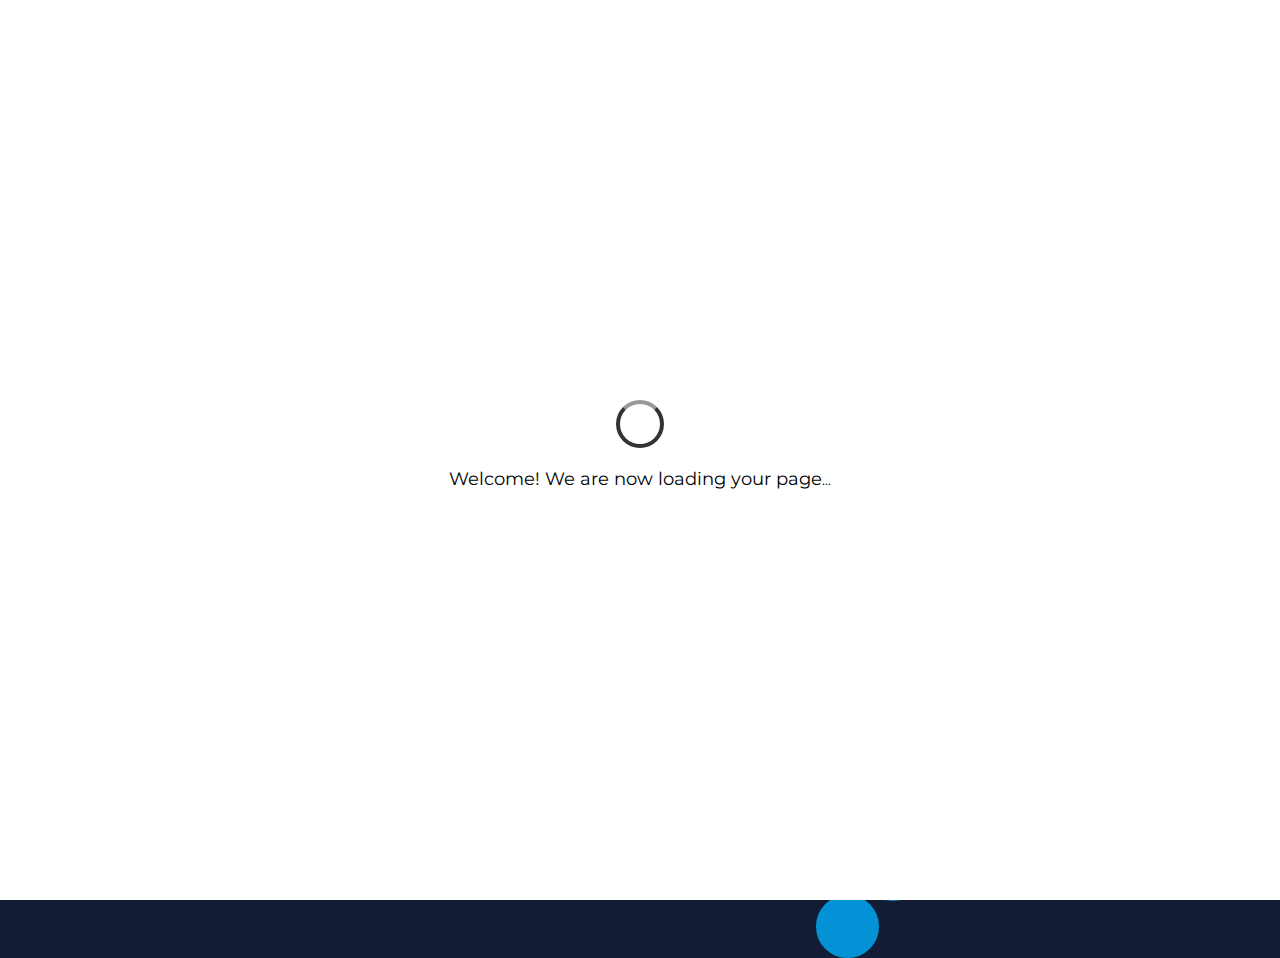
<file: index.html>
<!DOCTYPE html>
<link rel="website icon" type="png"
href="images/logo.png"

  <script async src="https://pagead2.googlesyndication.com/pagead/js/adsbygoogle.js?client=ca-pub-2088040631576699"
     crossorigin="anonymous"></script>
  
  <html lang="en">
<head>
  <meta charset="UTF-8">
  <meta http-equiv="X-UA-Compatible" content="IE=edge">
  <meta name="viewport" content="width=device-width, initial-scale=1.0">
  <title>Elite2Site</title>
  <style>
    /* Loading screen styles */
    @import url('https://fonts.googleapis.com/css2?family=Montserrat:wght@700&display=swap');

    .loading-screen {
      position: fixed;
      top: 0;
      left: 0;
      width: 100%;
      height: 100%;
      background-color: #ffffff;
      display: flex;
      justify-content: center;
      align-items: center;
      flex-direction: column;
      opacity: 1;
      visibility: visible;
      transition: opacity 0.5s ease-in-out, visibility 0.5s ease-in-out;
      z-index: 9999;
      font-family: 'Montserrat', sans-serif;
    }

    .loading-screen.fade-out {
      opacity: 0;
      visibility: hidden;
    }

    .loading-icon {
      display: inline-block;
      width: 40px;
      height: 40px;
      border: 4px solid #333;
      border-top-color: #999;
      border-radius: 50%;
      animation: spin 1s infinite linear;
      margin-bottom: 20px;
    }

    .loading-message {
      font-size: 18px;
      margin-bottom: 10px;
    }

    .loading-dots {
      font-size: 14px;
      line-height: 1;
      display: inline-block;
      animation: moveUpDown 1s infinite linear;
    }

    @keyframes spin {
      0% {
        transform: rotate(0deg);
      }
      100% {
        transform: rotate(360deg);
      }
    }

    @keyframes moveUpDown {
      0% {
        transform: translateY(0);
      }
      50% {
        transform: translateY(-6px);
      }
      100% {
        transform: translateY(0);
      }
    }
  </style>
  <script>
    // JavaScript to simulate the loading process
    document.addEventListener("DOMContentLoaded", function(event) {
      // Simulating the loading process
      setTimeout(function() {
        var loadingScreen = document.querySelector(".loading-screen");
        loadingScreen.classList.add("fade-out");
      }, 2000);
    });
  </script>
</head>
<body>
  <!-- Loading screen markup -->
  <div class="loading-screen">
    <div class="loading-icon"></div>
    <div class="loading-message" style="font-family: 'Montserrat', sans-serif;">Welcome! We are now loading your page<span class="loading-dots">...</span></div>
  </div>

  <!-- Your website content goes here -->

  
  <html>
<head>
    <meta charset="UTF-8">
    <meta http-equiv="X-UA-Compatible" content="IE=edge">
    <meta name="viewport" content="width=device-width, initial-scale=1.0">
    <title>Elite2Site</title>
    <link rel="stylesheet" href="main.css">
    <link rel="stylesheet" href="https://site-assets.fontawesome.com/releases/v6.2.0/css/all.css">
</head>
<body>
    <nav>
        <img src="images/logo.png" alt="logo">
        <h1>Elite2Site</h1>
        <ul>
            <li><a href="index.html">Home</a></li>
            <li><a href="page1.html">Proxy</a></li>
            <li><a href="page2.html">Games</a></li>
            <li><a href="page3.html">More</a></li>
            <li><a href="page2.html">...</a></li>
        </ul>
    </nav>
    <div class="content">
    



<head>
  <style>
    body {
      padding-top: 15%; /* Adjust the top padding to position the text */
      text-align: center;
    }

    h1 {
      font-size: 3rem;
      font-weight: bold;
    }
  </style>
</head>
<body>
  

  <html>
<head>
    <style>
        body {
            height: 2000px; /* Adjust the height as per your content */
        }

        .content {
            margin: 50px;
            font-size: 20px;
        }
    </style>
</head>
<body>


<head>
  <link rel="stylesheet" type="text/css" href="main.css">
  <style>
    p {
      font-weight: bold;
      font-family: 'Montserrat', sans-serif;
      font-size: 30px; /* Adjust the font size as desired */
    }
  </style>
<html>
<head>
  <style>
    body {
      display: flex;
      justify-content: center;
      align-items: center;
      height: 100vh;
      margin: 0;
      padding: 0;
    }

    .thumbnail {
      margin-bottom: 20px;
    }
  </style>
</head>
<body>
  <img src="images/Home Logo.png" alt="Home Logo" class="thumbnail">
</body>
</html>


  <html>
<head>
  <link rel="stylesheet" type="text/css" href="main.css">
  <style>
    .footer {
      position: fixed;
      bottom: 0;
      left: 0;
      width: 100%;
      background-color: #28282B;
      color: #FFFFFF;
      display: flex;
      align-items: center;
      justify-content: center;
      padding: 10px;
      font-family: 'Montserrat', sans-serif;
    }

    .footer img {
      height: 30px;
      margin-right: 10px;
      border-radius: 50%;
    }

    .footer a {
      text-decoration: none;
      color: #FFFFFF;
      font-weight: bold;
      margin-right: 10px;
      transition: color 0.3s ease;
    }

    .footer a:hover {
      color: #FF5148;
    }
  </style>
</head>
<body>
  <!-- Your website content here -->

  <div class="footer">
    <img src="images/logo.png" alt="Logo">
    <a href="https://www.youtube.com/channel/UCAeorITF-z2Q8glrtijhJDA" target="_blank">YouTube</a>
    <a href="https://www.tiktok.com/@elitepengun" target="_blank">TikTok</a>
    <!-- Add more social buttons as needed -->
  </div>
</body>
</html>
    
    
   
    
<html>
<head>
    <style>
        @keyframes button-scale-up {
            0% {
                transform: scale(1);
            }
            100% {
                transform: scale(1.05);
            }
        }

        @keyframes button-scale-down {
            0% {
                transform: scale(1.05);
            }
            100% {
                transform: scale(1);
            }
        }

        .discord-button {
            font-family: 'Montserrat', sans-serif;
            font-weight: bold;
            background-color: #000;
            color: #fff;
            border: none;
            padding: 10px 20px;
            border-radius: 5px;
            cursor: pointer;
            transition: background-color 0.3s;
            text-decoration: none;
            display: inline-block;
            animation-duration: 0.3s;
            animation-timing-function: ease-in-out;
            animation-fill-mode: forwards;
            position: absolute;
            top: 55%;
            left: 45%;
            transform: translate(-50%, -50%);
        }

        .discord-button:hover {
            background-color: #444;
            animation-name: button-scale-up;
        }

        .discord-button:not(:hover) {
            animation-name: button-scale-down;
        }
    </style>
</head>
<body>
    <!-- Your existing code goes here -->

    <a href="https://discord.gg/GUBhGWgY5c" target="_blank" class="discord-button">Join the Discord</a>

    <!-- Your existing code continues here -->
  
<head>
    <meta charset="UTF-8">
    <meta name="viewport" content="width=device-width, initial-scale=1.0">
    <title>Abstract Blue Circles Background</title>
    <style>
        body {
            margin: 0;
            overflow: hidden;
            background-color: #121c35;
            display: flex;
            align-items: center;
            justify-content: center;
            min-height: 100vh;
        }

        .circle {
            position: absolute;
            width: 50px;
            height: 50px;
            border-radius: 50%;
            background-color: #00b0ff;
            opacity: 0.8;
            animation: pulsate 4s infinite alternate, moveAround 10s infinite linear;
            pointer-events: none; /* Prevent circles from capturing mouse events */
            z-index: -1; /* Set lower z-index to make circles appear behind other elements */
        }

        @keyframes pulsate {
            0% {
                transform: scale(1);
            }
            100% {
                transform: scale(1.2);
            }
        }

        @keyframes moveAround {
            0% {
                transform: translate(0, 0);
            }
            25% {
                transform: translate(50%, 50%);
            }
            50% {
                transform: translate(100%, 0);
            }
            75% {
                transform: translate(50%, -50%);
            }
            100% {
                transform: translate(0, 0);
            }
        }
    </style>
</head>
<body>
    <script>
        const numCircles = 100;

        function createCircles() {
            for (let i = 0; i < numCircles; i++) {
                const circle = document.createElement('div');
                circle.classList.add('circle');
                circle.style.width = circle.style.height = randomInRange(20, 80) + 'px';
                circle.style.left = randomInRange(0, window.innerWidth) + 'px';
                circle.style.top = randomInRange(0, window.innerHeight) + 'px';
                circle.style.animationDelay = randomInRange(0, 4) + 's';
                document.body.appendChild(circle);
            }
        }

        function randomInRange(min, max) {
            return Math.random() * (max - min) + min;
        }

        createCircles();
    </script>
</body>
</html>
</file>
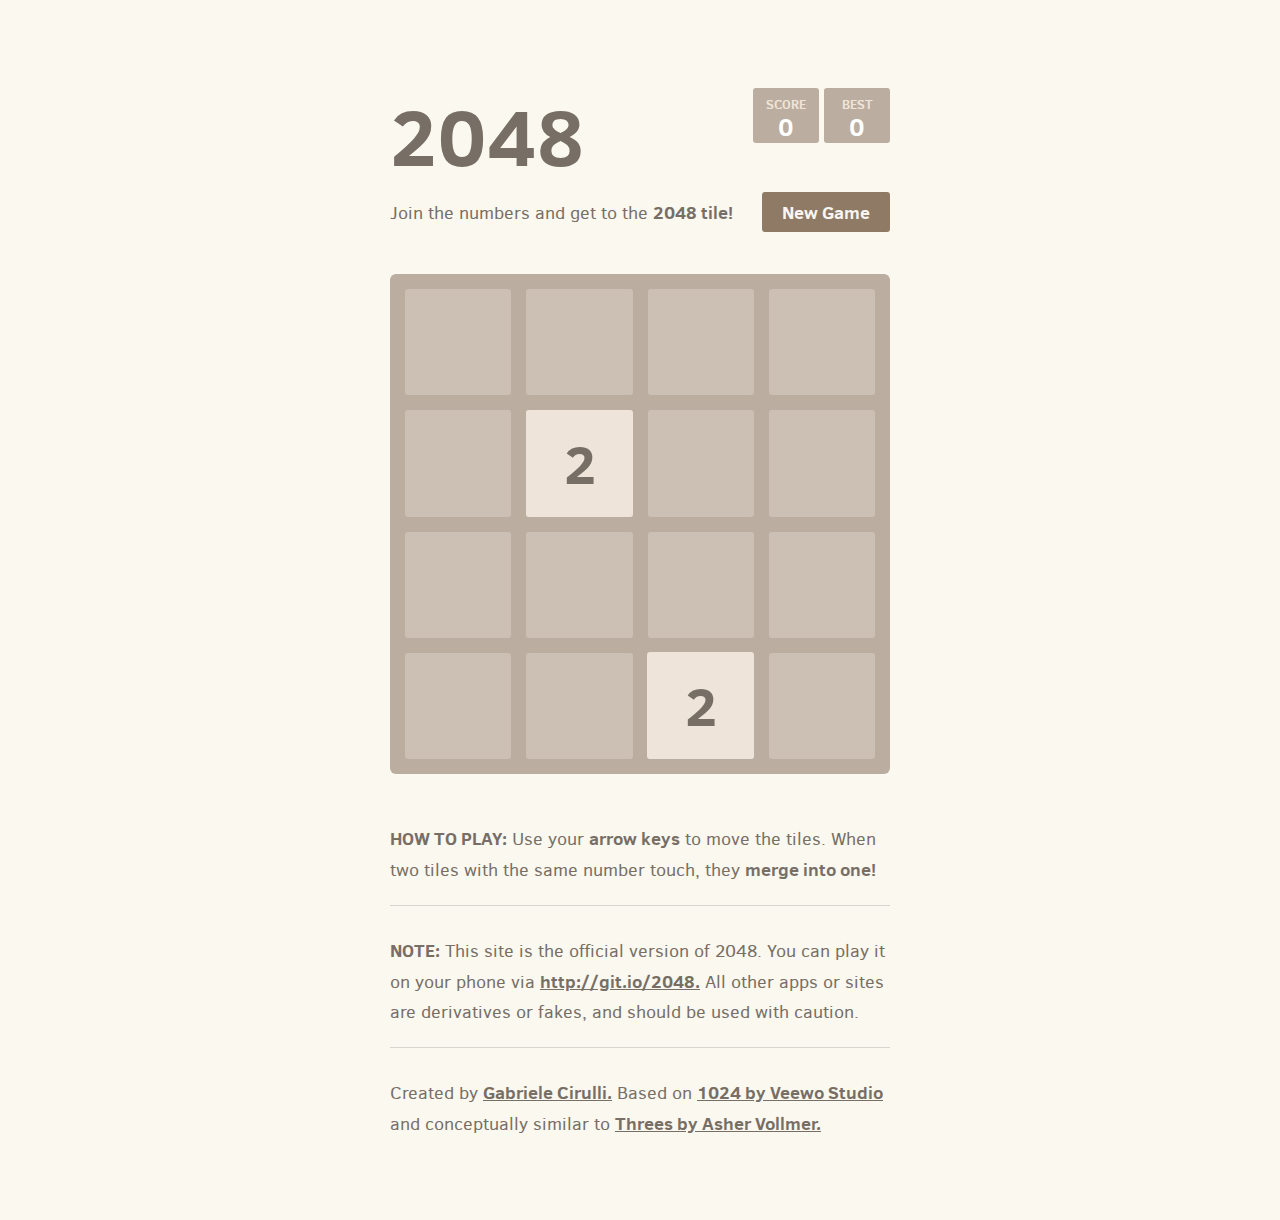
<file: games/2048/index.html>
<!DOCTYPE html>
<html>
<head>
  <meta charset="utf-8">
  <title>2048</title>

  <link href="style/main.css" rel="stylesheet" type="text/css">
  <link rel="shortcut icon" href="favicon.ico">
  <link rel="apple-touch-icon" href="meta/apple-touch-icon.png">
  <link rel="apple-touch-startup-image" href="meta/apple-touch-startup-image-640x1096.png" media="(device-width: 320px) and (device-height: 568px) and (-webkit-device-pixel-ratio: 2)"> <!-- iPhone 5+ -->
  <link rel="apple-touch-startup-image" href="meta/apple-touch-startup-image-640x920.png"  media="(device-width: 320px) and (device-height: 480px) and (-webkit-device-pixel-ratio: 2)"> <!-- iPhone, retina -->
  <meta name="apple-mobile-web-app-capable" content="yes">
  <meta name="apple-mobile-web-app-status-bar-style" content="black">

  <meta name="HandheldFriendly" content="True">
  <meta name="MobileOptimized" content="320">
  <meta name="viewport" content="width=device-width, target-densitydpi=160dpi, initial-scale=1.0, maximum-scale=1, user-scalable=no, minimal-ui">
</head>
<body>
  <div class="container">
    <div class="heading">
      <h1 class="title">2048</h1>
      <div class="scores-container">
        <div class="score-container">0</div>
        <div class="best-container">0</div>
      </div>
    </div>

    <div class="above-game">
      <p class="game-intro">Join the numbers and get to the <strong>2048 tile!</strong></p>
      <a class="restart-button">New Game</a>
    </div>

    <div class="game-container">
      <div class="game-message">
        <p></p>
        <div class="lower">
	        <a class="keep-playing-button">Keep going</a>
          <a class="retry-button">Try again</a>
        </div>
      </div>

      <div class="grid-container">
        <div class="grid-row">
          <div class="grid-cell"></div>
          <div class="grid-cell"></div>
          <div class="grid-cell"></div>
          <div class="grid-cell"></div>
        </div>
        <div class="grid-row">
          <div class="grid-cell"></div>
          <div class="grid-cell"></div>
          <div class="grid-cell"></div>
          <div class="grid-cell"></div>
        </div>
        <div class="grid-row">
          <div class="grid-cell"></div>
          <div class="grid-cell"></div>
          <div class="grid-cell"></div>
          <div class="grid-cell"></div>
        </div>
        <div class="grid-row">
          <div class="grid-cell"></div>
          <div class="grid-cell"></div>
          <div class="grid-cell"></div>
          <div class="grid-cell"></div>
        </div>
      </div>

      <div class="tile-container">

      </div>
    </div>

    <p class="game-explanation">
      <strong class="important">How to play:</strong> Use your <strong>arrow keys</strong> to move the tiles. When two tiles with the same number touch, they <strong>merge into one!</strong>
    </p>
    <hr>
    <p>
    <strong class="important">Note:</strong> This site is the official version of 2048. You can play it on your phone via <a href="http://git.io/2048">http://git.io/2048.</a> All other apps or sites are derivatives or fakes, and should be used with caution.
    </p>
    <hr>
    <p>
    Created by <a href="http://gabrielecirulli.com" target="_blank">Gabriele Cirulli.</a> Based on <a href="https://itunes.apple.com/us/app/1024!/id823499224" target="_blank">1024 by Veewo Studio</a> and conceptually similar to <a href="http://asherv.com/threes/" target="_blank">Threes by Asher Vollmer.</a>
    </p>
  </div>

  <script src="js/bind_polyfill.js"></script>
  <script src="js/classlist_polyfill.js"></script>
  <script src="js/animframe_polyfill.js"></script>
  <script src="js/keyboard_input_manager.js"></script>
  <script src="js/html_actuator.js"></script>
  <script src="js/grid.js"></script>
  <script src="js/tile.js"></script>
  <script src="js/local_storage_manager.js"></script>
  <script src="js/game_manager.js"></script>
  <script src="js/application.js"></script>
</body>
</html>
</file>
<file: main.css>
@import url('https://fonts.googleapis.com/css2?family=Montserrat:wght@400;600;700;800;900&display=swap');


body {
    margin: 0;
    padding: 0;
}

nav {
    position: fixed;
    top: 0;
    left: 0;
    background-color: #28282B;
    color: #ffffff;
    display: flex;
    height: 7vw;
    width: 100%;
    align-items: center;
    justify-content: left;
    padding: 0 1%;
    z-index: 5;
    margin: auto;
    font-family: 'YourFontFamily', sans-serif;
}

nav img {
    height: 80%;
    width: auto;
    margin-right: 1%;
    border-radius: 1vw;
    cursor: pointer;
    user-select: none;
    box-shadow: 5px 5px 10px rgba(53, 53, 53, 0.459);
}

nav h1 {
    font-size: 4vw;
    font-weight: 800;
    margin-right: 1%;
}

nav ul {
    list-style: none;
    margin-left: auto;
    padding: 0;
    display: flex;
    align-items: center;
}

nav ul li {
    margin-left: 1vw;
}

nav ul li a {
    color: #ffffff;
    text-decoration: none;
    font-size: 2vw;
    font-weight: bold;
    position: relative;
    overflow: hidden;
    transition: color 0.3s ease;
}

nav ul li a::before {
    content: '';
    position: absolute;
    width: 100%;
    height: 100%;
    background-color: rgba(255, 255, 255, 0.1);
    left: 0;
    top: 0;
    transition: all 0.3s ease;
    z-index: -1;
    opacity: 0;
}

nav ul li a:hover {
    color: #ff5148;
}

nav ul li a:hover::before {
    top: 100%;
    opacity: 1;
}

.content {
    flex-direction: column;
    align-items: left;
    padding: 7vw;
    padding-top: 0vw;
}

.content hr {
    border: 0;
    height: 4px;
    background-image: linear-gradient(to right, rgba(0, 0, 0, 0), rgb(255, 255, 255), rgba(0, 0, 0, 0));
    margin: 1vw 0;
}


body {
  background-color: #f2f2f2;
}

body {
  background-color: #f2f2f2;
}

body {
  background-color: #f2f2f2;
}

body {
  background-color: #f2f2f2;
}

body {
  background-color: #f2f2f2;
}

body {
  background-color: #f2f2f2;
}

.search {
  display: flex;
  justify-content: center;
  align-items: center;
  user-select: none;
  margin-top: 2.5vw;
  margin-left: 1.2vw;
  background-color: #fff;
  padding: 0.8vw;
  border-radius: 50px;
  box-shadow: 0px 2px 6px rgba(0, 0, 0, 0.1);
  transition: box-shadow 0.3s ease, width 0.3s ease;
  width: 450px; /* Adjust the width to your desired value */
}


.search input {
  background-color: transparent;
  border: none;
  color: #000;
  font-size: 1.5vw;
  padding: 0.5vw;
  font-family: 'Montserrat', sans-serif;
  outline: none;
  width: 100%; /* Take up remaining space */
  transition: font-size 0.3s ease;
}

.search input::placeholder {
  color: #000;
  font-size: 1.5vw;
}

.search button {
  background-color: transparent;
  border: none;
  color: #000;
  font-size: 1.5vw;
  padding: 0.8vw;
  cursor: pointer;
  font-family: 'Montserrat', sans-serif;
}

.search button:hover {
  color: #333;
}

.search.active {
  box-shadow: 0px 4px 10px rgba(0, 0, 0, 0.2);
  width: 700px; /* Expanded width */
}

.search.active input {

}

.container {
    display: flex;
    justify-content: center;
    align-items: center;
    height: 100vh;
}

.logo {
    max-width: 1000px; /* Adjust the size as needed */
    max-height: 1000px; /* Adjust the size as needed */

}

#games {
    display: flex;
    flex-wrap: wrap;
    justify-content: center;
    margin-top: .6vw;
    padding-bottom: 5vw;

}
 
#games img {    height: 15.6vw;
    width: 15.6vw;
    border-radius: 1vw;
    margin: .5vw;
    cursor: pointer;
    user-select: none;
    transition: transform .2s;
}
 
#games img:hover {
    transform: scale(1.01);
}

.featured {
    display: flex;
    flex-direction: row;
    flex-wrap: wrap;
    justify-content: center;
    padding: 1vw;
    margin:1%;
    margin-top: 6vw;
}

.featured h1 {
    font-size: 3.5vw;
    font-weight: 700;
    margin: 1vw 1vw .4vw 1vw;
    width: 83.8%;
    text-align: left;
    color: #fff;
}

.featured .column {
    display: flex;
    flex-direction: column;
}

.featured img {
    height: 11vw;
    width: 11vw;
    border-radius: 1vw;
    margin: .5vw;
    cursor: pointer;
    user-select: none;
    transition: all .2s;
}

.featured img:hover {
    transform: scale(1.02);
    filter: brightness(50%);
}


.featured .row img {
    height: 26vw;
    width: 26vw;
}

.featured a {
    display: inline-block;
    position: relative;
    color: #2c7ffc;
    text-decoration: none;
}
    
    .featured .play-button {
    position: absolute;
    top: 50%;
    left: 50%;
    transform: translate(-50%, -50%);
    opacity: 0;
    transition: opacity 0.2s;
    }
    
    .featured a:hover .play-button {
    opacity: 1;
    pointer-events: none;
    }
    
    .featured .play-button i {
    font-size: 5vw;
    text-shadow: 0 0 100px #2c7ffc;
    }

.counter {
  position: fixed;
  top: 50%;
  left: 20px;
  transform: translateY(-50%);
  background-color: #000;
  color: #fff;
  padding: 10px;
  border-radius: 5px;
  font-family: 'Montserrat', sans-serif;
  font-size: 18px;
  animation: fadeIn 0.5s ease-in-out;
}

@keyframes fadeIn {
  0% {
    opacity: 0;
  }
  100% {
    opacity: 1;
  }
}
</file>
<file: games/2048/style/main.css>
@import url(fonts/clear-sans.css);
html, body {
  margin: 0;
  padding: 0;
  background: #faf8ef;
  color: #776e65;
  font-family: "Clear Sans", "Helvetica Neue", Arial, sans-serif;
  font-size: 18px; }

body {
  margin: 80px 0; }

.heading:after {
  content: "";
  display: block;
  clear: both; }

h1.title {
  font-size: 80px;
  font-weight: bold;
  margin: 0;
  display: block;
  float: left; }

@-webkit-keyframes move-up {
  0% {
    top: 25px;
    opacity: 1; }

  100% {
    top: -50px;
    opacity: 0; } }
@-moz-keyframes move-up {
  0% {
    top: 25px;
    opacity: 1; }

  100% {
    top: -50px;
    opacity: 0; } }
@keyframes move-up {
  0% {
    top: 25px;
    opacity: 1; }

  100% {
    top: -50px;
    opacity: 0; } }
.scores-container {
  float: right;
  text-align: right; }

.score-container, .best-container {
  position: relative;
  display: inline-block;
  background: #bbada0;
  padding: 15px 25px;
  font-size: 25px;
  height: 25px;
  line-height: 47px;
  font-weight: bold;
  border-radius: 3px;
  color: white;
  margin-top: 8px;
  text-align: center; }
  .score-container:after, .best-container:after {
    position: absolute;
    width: 100%;
    top: 10px;
    left: 0;
    text-transform: uppercase;
    font-size: 13px;
    line-height: 13px;
    text-align: center;
    color: #eee4da; }
  .score-container .score-addition, .best-container .score-addition {
    position: absolute;
    right: 30px;
    color: red;
    font-size: 25px;
    line-height: 25px;
    font-weight: bold;
    color: rgba(119, 110, 101, 0.9);
    z-index: 100;
    -webkit-animation: move-up 600ms ease-in;
    -moz-animation: move-up 600ms ease-in;
    animation: move-up 600ms ease-in;
    -webkit-animation-fill-mode: both;
    -moz-animation-fill-mode: both;
    animation-fill-mode: both; }

.score-container:after {
  content: "Score"; }

.best-container:after {
  content: "Best"; }

p {
  margin-top: 0;
  margin-bottom: 10px;
  line-height: 1.65; }

a {
  color: #776e65;
  font-weight: bold;
  text-decoration: underline;
  cursor: pointer; }

strong.important {
  text-transform: uppercase; }

hr {
  border: none;
  border-bottom: 1px solid #d8d4d0;
  margin-top: 20px;
  margin-bottom: 30px; }

.container {
  width: 500px;
  margin: 0 auto; }

@-webkit-keyframes fade-in {
  0% {
    opacity: 0; }

  100% {
    opacity: 1; } }
@-moz-keyframes fade-in {
  0% {
    opacity: 0; }

  100% {
    opacity: 1; } }
@keyframes fade-in {
  0% {
    opacity: 0; }

  100% {
    opacity: 1; } }
.game-container {
  margin-top: 40px;
  position: relative;
  padding: 15px;
  cursor: default;
  -webkit-touch-callout: none;
  -ms-touch-callout: none;
  -webkit-user-select: none;
  -moz-user-select: none;
  -ms-user-select: none;
  -ms-touch-action: none;
  touch-action: none;
  background: #bbada0;
  border-radius: 6px;
  width: 500px;
  height: 500px;
  -webkit-box-sizing: border-box;
  -moz-box-sizing: border-box;
  box-sizing: border-box; }
  .game-container .game-message {
    display: none;
    position: absolute;
    top: 0;
    right: 0;
    bottom: 0;
    left: 0;
    background: rgba(238, 228, 218, 0.5);
    z-index: 100;
    text-align: center;
    -webkit-animation: fade-in 800ms ease 1200ms;
    -moz-animation: fade-in 800ms ease 1200ms;
    animation: fade-in 800ms ease 1200ms;
    -webkit-animation-fill-mode: both;
    -moz-animation-fill-mode: both;
    animation-fill-mode: both; }
    .game-container .game-message p {
      font-size: 60px;
      font-weight: bold;
      height: 60px;
      line-height: 60px;
      margin-top: 222px; }
    .game-container .game-message .lower {
      display: block;
      margin-top: 59px; }
    .game-container .game-message a {
      display: inline-block;
      background: #8f7a66;
      border-radius: 3px;
      padding: 0 20px;
      text-decoration: none;
      color: #f9f6f2;
      height: 40px;
      line-height: 42px;
      margin-left: 9px; }
      .game-container .game-message a.keep-playing-button {
        display: none; }
    .game-container .game-message.game-won {
      background: rgba(237, 194, 46, 0.5);
      color: #f9f6f2; }
      .game-container .game-message.game-won a.keep-playing-button {
        display: inline-block; }
    .game-container .game-message.game-won, .game-container .game-message.game-over {
      display: block; }

.grid-container {
  position: absolute;
  z-index: 1; }

.grid-row {
  margin-bottom: 15px; }
  .grid-row:last-child {
    margin-bottom: 0; }
  .grid-row:after {
    content: "";
    display: block;
    clear: both; }

.grid-cell {
  width: 106.25px;
  height: 106.25px;
  margin-right: 15px;
  float: left;
  border-radius: 3px;
  background: rgba(238, 228, 218, 0.35); }
  .grid-cell:last-child {
    margin-right: 0; }

.tile-container {
  position: absolute;
  z-index: 2; }

.tile, .tile .tile-inner {
  width: 107px;
  height: 107px;
  line-height: 107px; }
.tile.tile-position-1-1 {
  -webkit-transform: translate(0px, 0px);
  -moz-transform: translate(0px, 0px);
  -ms-transform: translate(0px, 0px);
  transform: translate(0px, 0px); }
.tile.tile-position-1-2 {
  -webkit-transform: translate(0px, 121px);
  -moz-transform: translate(0px, 121px);
  -ms-transform: translate(0px, 121px);
  transform: translate(0px, 121px); }
.tile.tile-position-1-3 {
  -webkit-transform: translate(0px, 242px);
  -moz-transform: translate(0px, 242px);
  -ms-transform: translate(0px, 242px);
  transform: translate(0px, 242px); }
.tile.tile-position-1-4 {
  -webkit-transform: translate(0px, 363px);
  -moz-transform: translate(0px, 363px);
  -ms-transform: translate(0px, 363px);
  transform: translate(0px, 363px); }
.tile.tile-position-2-1 {
  -webkit-transform: translate(121px, 0px);
  -moz-transform: translate(121px, 0px);
  -ms-transform: translate(121px, 0px);
  transform: translate(121px, 0px); }
.tile.tile-position-2-2 {
  -webkit-transform: translate(121px, 121px);
  -moz-transform: translate(121px, 121px);
  -ms-transform: translate(121px, 121px);
  transform: translate(121px, 121px); }
.tile.tile-position-2-3 {
  -webkit-transform: translate(121px, 242px);
  -moz-transform: translate(121px, 242px);
  -ms-transform: translate(121px, 242px);
  transform: translate(121px, 242px); }
.tile.tile-position-2-4 {
  -webkit-transform: translate(121px, 363px);
  -moz-transform: translate(121px, 363px);
  -ms-transform: translate(121px, 363px);
  transform: translate(121px, 363px); }
.tile.tile-position-3-1 {
  -webkit-transform: translate(242px, 0px);
  -moz-transform: translate(242px, 0px);
  -ms-transform: translate(242px, 0px);
  transform: translate(242px, 0px); }
.tile.tile-position-3-2 {
  -webkit-transform: translate(242px, 121px);
  -moz-transform: translate(242px, 121px);
  -ms-transform: translate(242px, 121px);
  transform: translate(242px, 121px); }
.tile.tile-position-3-3 {
  -webkit-transform: translate(242px, 242px);
  -moz-transform: translate(242px, 242px);
  -ms-transform: translate(242px, 242px);
  transform: translate(242px, 242px); }
.tile.tile-position-3-4 {
  -webkit-transform: translate(242px, 363px);
  -moz-transform: translate(242px, 363px);
  -ms-transform: translate(242px, 363px);
  transform: translate(242px, 363px); }
.tile.tile-position-4-1 {
  -webkit-transform: translate(363px, 0px);
  -moz-transform: translate(363px, 0px);
  -ms-transform: translate(363px, 0px);
  transform: translate(363px, 0px); }
.tile.tile-position-4-2 {
  -webkit-transform: translate(363px, 121px);
  -moz-transform: translate(363px, 121px);
  -ms-transform: translate(363px, 121px);
  transform: translate(363px, 121px); }
.tile.tile-position-4-3 {
  -webkit-transform: translate(363px, 242px);
  -moz-transform: translate(363px, 242px);
  -ms-transform: translate(363px, 242px);
  transform: translate(363px, 242px); }
.tile.tile-position-4-4 {
  -webkit-transform: translate(363px, 363px);
  -moz-transform: translate(363px, 363px);
  -ms-transform: translate(363px, 363px);
  transform: translate(363px, 363px); }

.tile {
  position: absolute;
  -webkit-transition: 100ms ease-in-out;
  -moz-transition: 100ms ease-in-out;
  transition: 100ms ease-in-out;
  -webkit-transition-property: -webkit-transform;
  -moz-transition-property: -moz-transform;
  transition-property: transform; }
  .tile .tile-inner {
    border-radius: 3px;
    background: #eee4da;
    text-align: center;
    font-weight: bold;
    z-index: 10;
    font-size: 55px; }
  .tile.tile-2 .tile-inner {
    background: #eee4da;
    box-shadow: 0 0 30px 10px rgba(243, 215, 116, 0), inset 0 0 0 1px rgba(255, 255, 255, 0); }
  .tile.tile-4 .tile-inner {
    background: #ede0c8;
    box-shadow: 0 0 30px 10px rgba(243, 215, 116, 0), inset 0 0 0 1px rgba(255, 255, 255, 0); }
  .tile.tile-8 .tile-inner {
    color: #f9f6f2;
    background: #f2b179; }
  .tile.tile-16 .tile-inner {
    color: #f9f6f2;
    background: #f59563; }
  .tile.tile-32 .tile-inner {
    color: #f9f6f2;
    background: #f67c5f; }
  .tile.tile-64 .tile-inner {
    color: #f9f6f2;
    background: #f65e3b; }
  .tile.tile-128 .tile-inner {
    color: #f9f6f2;
    background: #edcf72;
    box-shadow: 0 0 30px 10px rgba(243, 215, 116, 0.2381), inset 0 0 0 1px rgba(255, 255, 255, 0.14286);
    font-size: 45px; }
    @media screen and (max-width: 520px) {
      .tile.tile-128 .tile-inner {
        font-size: 25px; } }
  .tile.tile-256 .tile-inner {
    color: #f9f6f2;
    background: #edcc61;
    box-shadow: 0 0 30px 10px rgba(243, 215, 116, 0.31746), inset 0 0 0 1px rgba(255, 255, 255, 0.19048);
    font-size: 45px; }
    @media screen and (max-width: 520px) {
      .tile.tile-256 .tile-inner {
        font-size: 25px; } }
  .tile.tile-512 .tile-inner {
    color: #f9f6f2;
    background: #edc850;
    box-shadow: 0 0 30px 10px rgba(243, 215, 116, 0.39683), inset 0 0 0 1px rgba(255, 255, 255, 0.2381);
    font-size: 45px; }
    @media screen and (max-width: 520px) {
      .tile.tile-512 .tile-inner {
        font-size: 25px; } }
  .tile.tile-1024 .tile-inner {
    color: #f9f6f2;
    background: #edc53f;
    box-shadow: 0 0 30px 10px rgba(243, 215, 116, 0.47619), inset 0 0 0 1px rgba(255, 255, 255, 0.28571);
    font-size: 35px; }
    @media screen and (max-width: 520px) {
      .tile.tile-1024 .tile-inner {
        font-size: 15px; } }
  .tile.tile-2048 .tile-inner {
    color: #f9f6f2;
    background: #edc22e;
    box-shadow: 0 0 30px 10px rgba(243, 215, 116, 0.55556), inset 0 0 0 1px rgba(255, 255, 255, 0.33333);
    font-size: 35px; }
    @media screen and (max-width: 520px) {
      .tile.tile-2048 .tile-inner {
        font-size: 15px; } }
  .tile.tile-super .tile-inner {
    color: #f9f6f2;
    background: #3c3a32;
    font-size: 30px; }
    @media screen and (max-width: 520px) {
      .tile.tile-super .tile-inner {
        font-size: 10px; } }

@-webkit-keyframes appear {
  0% {
    opacity: 0;
    -webkit-transform: scale(0);
    -moz-transform: scale(0);
    -ms-transform: scale(0);
    transform: scale(0); }

  100% {
    opacity: 1;
    -webkit-transform: scale(1);
    -moz-transform: scale(1);
    -ms-transform: scale(1);
    transform: scale(1); } }
@-moz-keyframes appear {
  0% {
    opacity: 0;
    -webkit-transform: scale(0);
    -moz-transform: scale(0);
    -ms-transform: scale(0);
    transform: scale(0); }

  100% {
    opacity: 1;
    -webkit-transform: scale(1);
    -moz-transform: scale(1);
    -ms-transform: scale(1);
    transform: scale(1); } }
@keyframes appear {
  0% {
    opacity: 0;
    -webkit-transform: scale(0);
    -moz-transform: scale(0);
    -ms-transform: scale(0);
    transform: scale(0); }

  100% {
    opacity: 1;
    -webkit-transform: scale(1);
    -moz-transform: scale(1);
    -ms-transform: scale(1);
    transform: scale(1); } }
.tile-new .tile-inner {
  -webkit-animation: appear 200ms ease 100ms;
  -moz-animation: appear 200ms ease 100ms;
  animation: appear 200ms ease 100ms;
  -webkit-animation-fill-mode: backwards;
  -moz-animation-fill-mode: backwards;
  animation-fill-mode: backwards; }

@-webkit-keyframes pop {
  0% {
    -webkit-transform: scale(0);
    -moz-transform: scale(0);
    -ms-transform: scale(0);
    transform: scale(0); }

  50% {
    -webkit-transform: scale(1.2);
    -moz-transform: scale(1.2);
    -ms-transform: scale(1.2);
    transform: scale(1.2); }

  100% {
    -webkit-transform: scale(1);
    -moz-transform: scale(1);
    -ms-transform: scale(1);
    transform: scale(1); } }
@-moz-keyframes pop {
  0% {
    -webkit-transform: scale(0);
    -moz-transform: scale(0);
    -ms-transform: scale(0);
    transform: scale(0); }

  50% {
    -webkit-transform: scale(1.2);
    -moz-transform: scale(1.2);
    -ms-transform: scale(1.2);
    transform: scale(1.2); }

  100% {
    -webkit-transform: scale(1);
    -moz-transform: scale(1);
    -ms-transform: scale(1);
    transform: scale(1); } }
@keyframes pop {
  0% {
    -webkit-transform: scale(0);
    -moz-transform: scale(0);
    -ms-transform: scale(0);
    transform: scale(0); }

  50% {
    -webkit-transform: scale(1.2);
    -moz-transform: scale(1.2);
    -ms-transform: scale(1.2);
    transform: scale(1.2); }

  100% {
    -webkit-transform: scale(1);
    -moz-transform: scale(1);
    -ms-transform: scale(1);
    transform: scale(1); } }
.tile-merged .tile-inner {
  z-index: 20;
  -webkit-animation: pop 200ms ease 100ms;
  -moz-animation: pop 200ms ease 100ms;
  animation: pop 200ms ease 100ms;
  -webkit-animation-fill-mode: backwards;
  -moz-animation-fill-mode: backwards;
  animation-fill-mode: backwards; }

.above-game:after {
  content: "";
  display: block;
  clear: both; }

.game-intro {
  float: left;
  line-height: 42px;
  margin-bottom: 0; }

.restart-button {
  display: inline-block;
  background: #8f7a66;
  border-radius: 3px;
  padding: 0 20px;
  text-decoration: none;
  color: #f9f6f2;
  height: 40px;
  line-height: 42px;
  display: block;
  text-align: center;
  float: right; }

.game-explanation {
  margin-top: 50px; }

@media screen and (max-width: 520px) {
  html, body {
    font-size: 15px; }

  body {
    margin: 20px 0;
    padding: 0 20px; }

  h1.title {
    font-size: 27px;
    margin-top: 15px; }

  .container {
    width: 280px;
    margin: 0 auto; }

  .score-container, .best-container {
    margin-top: 0;
    padding: 15px 10px;
    min-width: 40px; }

  .heading {
    margin-bottom: 10px; }

  .game-intro {
    width: 55%;
    display: block;
    box-sizing: border-box;
    line-height: 1.65; }

  .restart-button {
    width: 42%;
    padding: 0;
    display: block;
    box-sizing: border-box;
    margin-top: 2px; }

  .game-container {
    margin-top: 17px;
    position: relative;
    padding: 10px;
    cursor: default;
    -webkit-touch-callout: none;
    -ms-touch-callout: none;
    -webkit-user-select: none;
    -moz-user-select: none;
    -ms-user-select: none;
    -ms-touch-action: none;
    touch-action: none;
    background: #bbada0;
    border-radius: 6px;
    width: 280px;
    height: 280px;
    -webkit-box-sizing: border-box;
    -moz-box-sizing: border-box;
    box-sizing: border-box; }
    .game-container .game-message {
      display: none;
      position: absolute;
      top: 0;
      right: 0;
      bottom: 0;
      left: 0;
      background: rgba(238, 228, 218, 0.5);
      z-index: 100;
      text-align: center;
      -webkit-animation: fade-in 800ms ease 1200ms;
      -moz-animation: fade-in 800ms ease 1200ms;
      animation: fade-in 800ms ease 1200ms;
      -webkit-animation-fill-mode: both;
      -moz-animation-fill-mode: both;
      animation-fill-mode: both; }
      .game-container .game-message p {
        font-size: 60px;
        font-weight: bold;
        height: 60px;
        line-height: 60px;
        margin-top: 222px; }
      .game-container .game-message .lower {
        display: block;
        margin-top: 59px; }
      .game-container .game-message a {
        display: inline-block;
        background: #8f7a66;
        border-radius: 3px;
        padding: 0 20px;
        text-decoration: none;
        color: #f9f6f2;
        height: 40px;
        line-height: 42px;
        margin-left: 9px; }
        .game-container .game-message a.keep-playing-button {
          display: none; }
      .game-container .game-message.game-won {
        background: rgba(237, 194, 46, 0.5);
        color: #f9f6f2; }
        .game-container .game-message.game-won a.keep-playing-button {
          display: inline-block; }
      .game-container .game-message.game-won, .game-container .game-message.game-over {
        display: block; }

  .grid-container {
    position: absolute;
    z-index: 1; }

  .grid-row {
    margin-bottom: 10px; }
    .grid-row:last-child {
      margin-bottom: 0; }
    .grid-row:after {
      content: "";
      display: block;
      clear: both; }

  .grid-cell {
    width: 57.5px;
    height: 57.5px;
    margin-right: 10px;
    float: left;
    border-radius: 3px;
    background: rgba(238, 228, 218, 0.35); }
    .grid-cell:last-child {
      margin-right: 0; }

  .tile-container {
    position: absolute;
    z-index: 2; }

  .tile, .tile .tile-inner {
    width: 58px;
    height: 58px;
    line-height: 58px; }
  .tile.tile-position-1-1 {
    -webkit-transform: translate(0px, 0px);
    -moz-transform: translate(0px, 0px);
    -ms-transform: translate(0px, 0px);
    transform: translate(0px, 0px); }
  .tile.tile-position-1-2 {
    -webkit-transform: translate(0px, 67px);
    -moz-transform: translate(0px, 67px);
    -ms-transform: translate(0px, 67px);
    transform: translate(0px, 67px); }
  .tile.tile-position-1-3 {
    -webkit-transform: translate(0px, 135px);
    -moz-transform: translate(0px, 135px);
    -ms-transform: translate(0px, 135px);
    transform: translate(0px, 135px); }
  .tile.tile-position-1-4 {
    -webkit-transform: translate(0px, 202px);
    -moz-transform: translate(0px, 202px);
    -ms-transform: translate(0px, 202px);
    transform: translate(0px, 202px); }
  .tile.tile-position-2-1 {
    -webkit-transform: translate(67px, 0px);
    -moz-transform: translate(67px, 0px);
    -ms-transform: translate(67px, 0px);
    transform: translate(67px, 0px); }
  .tile.tile-position-2-2 {
    -webkit-transform: translate(67px, 67px);
    -moz-transform: translate(67px, 67px);
    -ms-transform: translate(67px, 67px);
    transform: translate(67px, 67px); }
  .tile.tile-position-2-3 {
    -webkit-transform: translate(67px, 135px);
    -moz-transform: translate(67px, 135px);
    -ms-transform: translate(67px, 135px);
    transform: translate(67px, 135px); }
  .tile.tile-position-2-4 {
    -webkit-transform: translate(67px, 202px);
    -moz-transform: translate(67px, 202px);
    -ms-transform: translate(67px, 202px);
    transform: translate(67px, 202px); }
  .tile.tile-position-3-1 {
    -webkit-transform: translate(135px, 0px);
    -moz-transform: translate(135px, 0px);
    -ms-transform: translate(135px, 0px);
    transform: translate(135px, 0px); }
  .tile.tile-position-3-2 {
    -webkit-transform: translate(135px, 67px);
    -moz-transform: translate(135px, 67px);
    -ms-transform: translate(135px, 67px);
    transform: translate(135px, 67px); }
  .tile.tile-position-3-3 {
    -webkit-transform: translate(135px, 135px);
    -moz-transform: translate(135px, 135px);
    -ms-transform: translate(135px, 135px);
    transform: translate(135px, 135px); }
  .tile.tile-position-3-4 {
    -webkit-transform: translate(135px, 202px);
    -moz-transform: translate(135px, 202px);
    -ms-transform: translate(135px, 202px);
    transform: translate(135px, 202px); }
  .tile.tile-position-4-1 {
    -webkit-transform: translate(202px, 0px);
    -moz-transform: translate(202px, 0px);
    -ms-transform: translate(202px, 0px);
    transform: translate(202px, 0px); }
  .tile.tile-position-4-2 {
    -webkit-transform: translate(202px, 67px);
    -moz-transform: translate(202px, 67px);
    -ms-transform: translate(202px, 67px);
    transform: translate(202px, 67px); }
  .tile.tile-position-4-3 {
    -webkit-transform: translate(202px, 135px);
    -moz-transform: translate(202px, 135px);
    -ms-transform: translate(202px, 135px);
    transform: translate(202px, 135px); }
  .tile.tile-position-4-4 {
    -webkit-transform: translate(202px, 202px);
    -moz-transform: translate(202px, 202px);
    -ms-transform: translate(202px, 202px);
    transform: translate(202px, 202px); }

  .tile .tile-inner {
    font-size: 35px; }

  .game-message p {
    font-size: 30px !important;
    height: 30px !important;
    line-height: 30px !important;
    margin-top: 90px !important; }
  .game-message .lower {
    margin-top: 30px !important; } }
</file>
